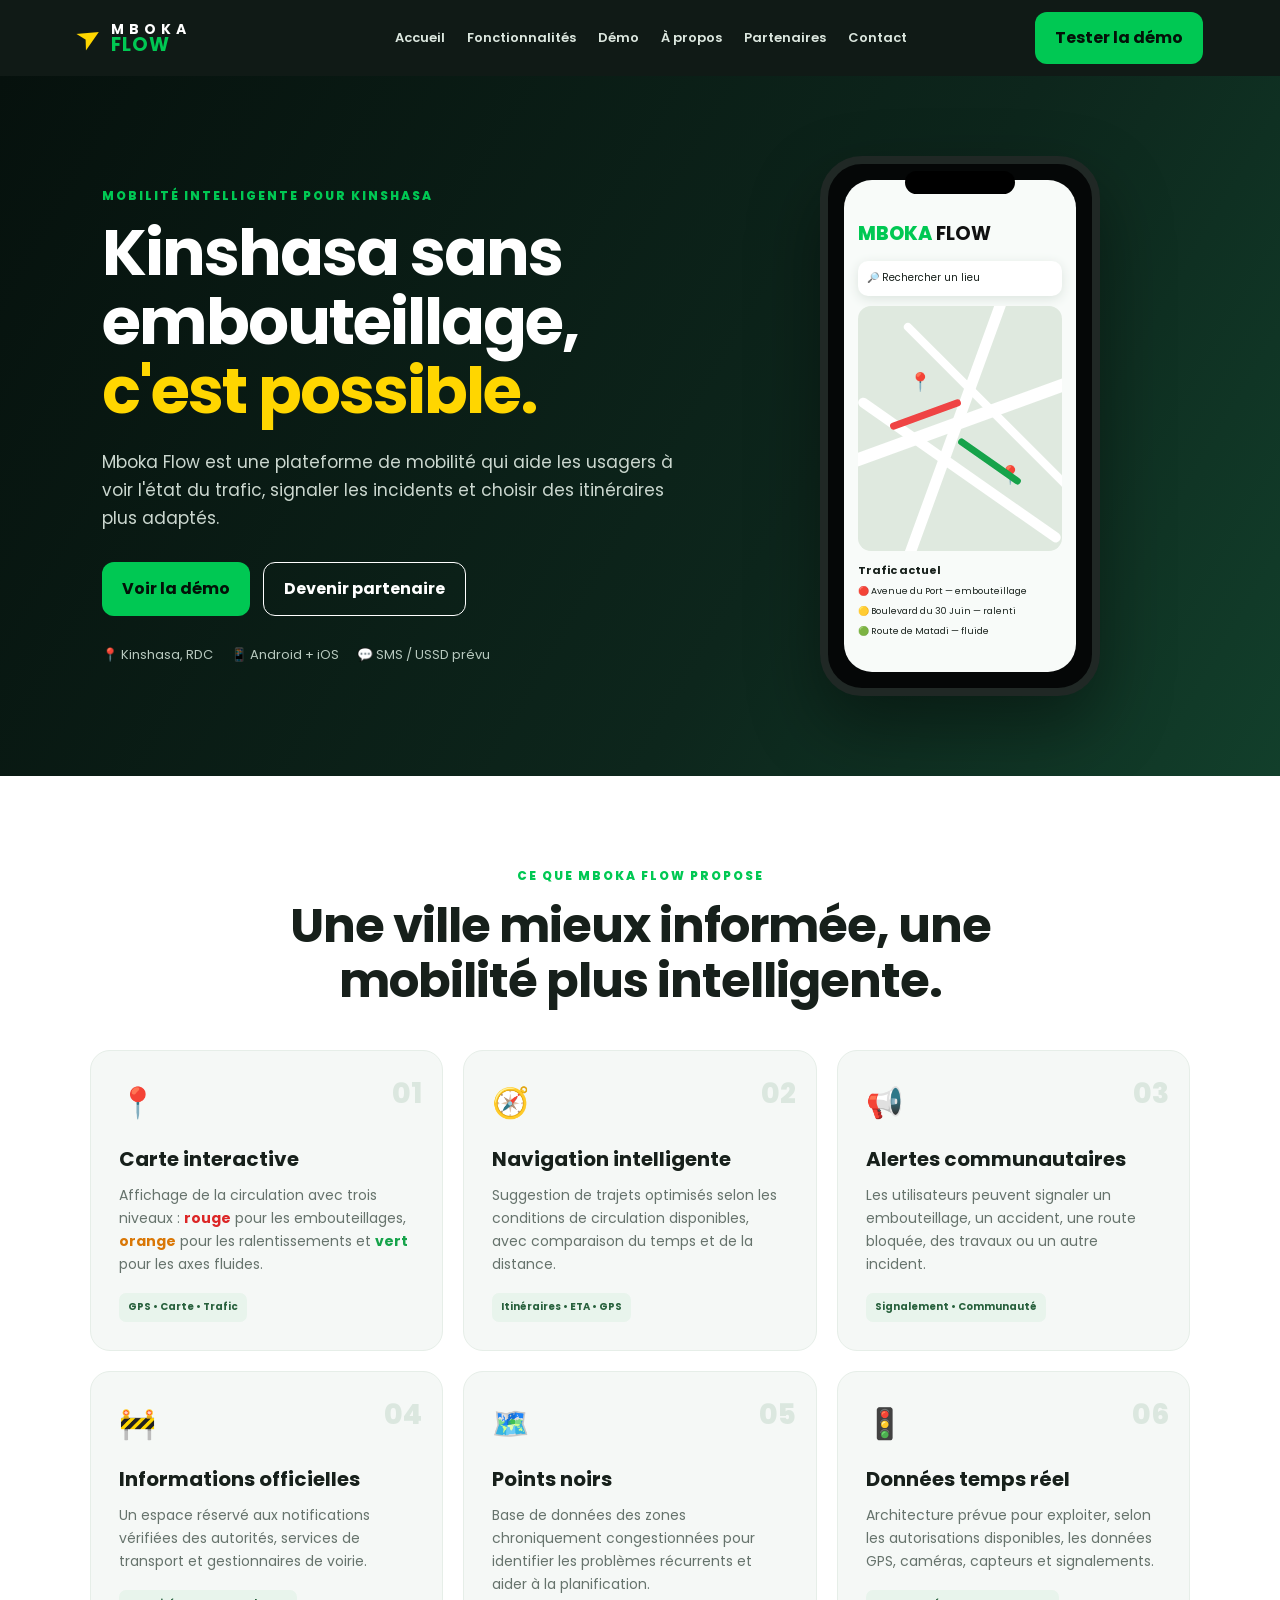
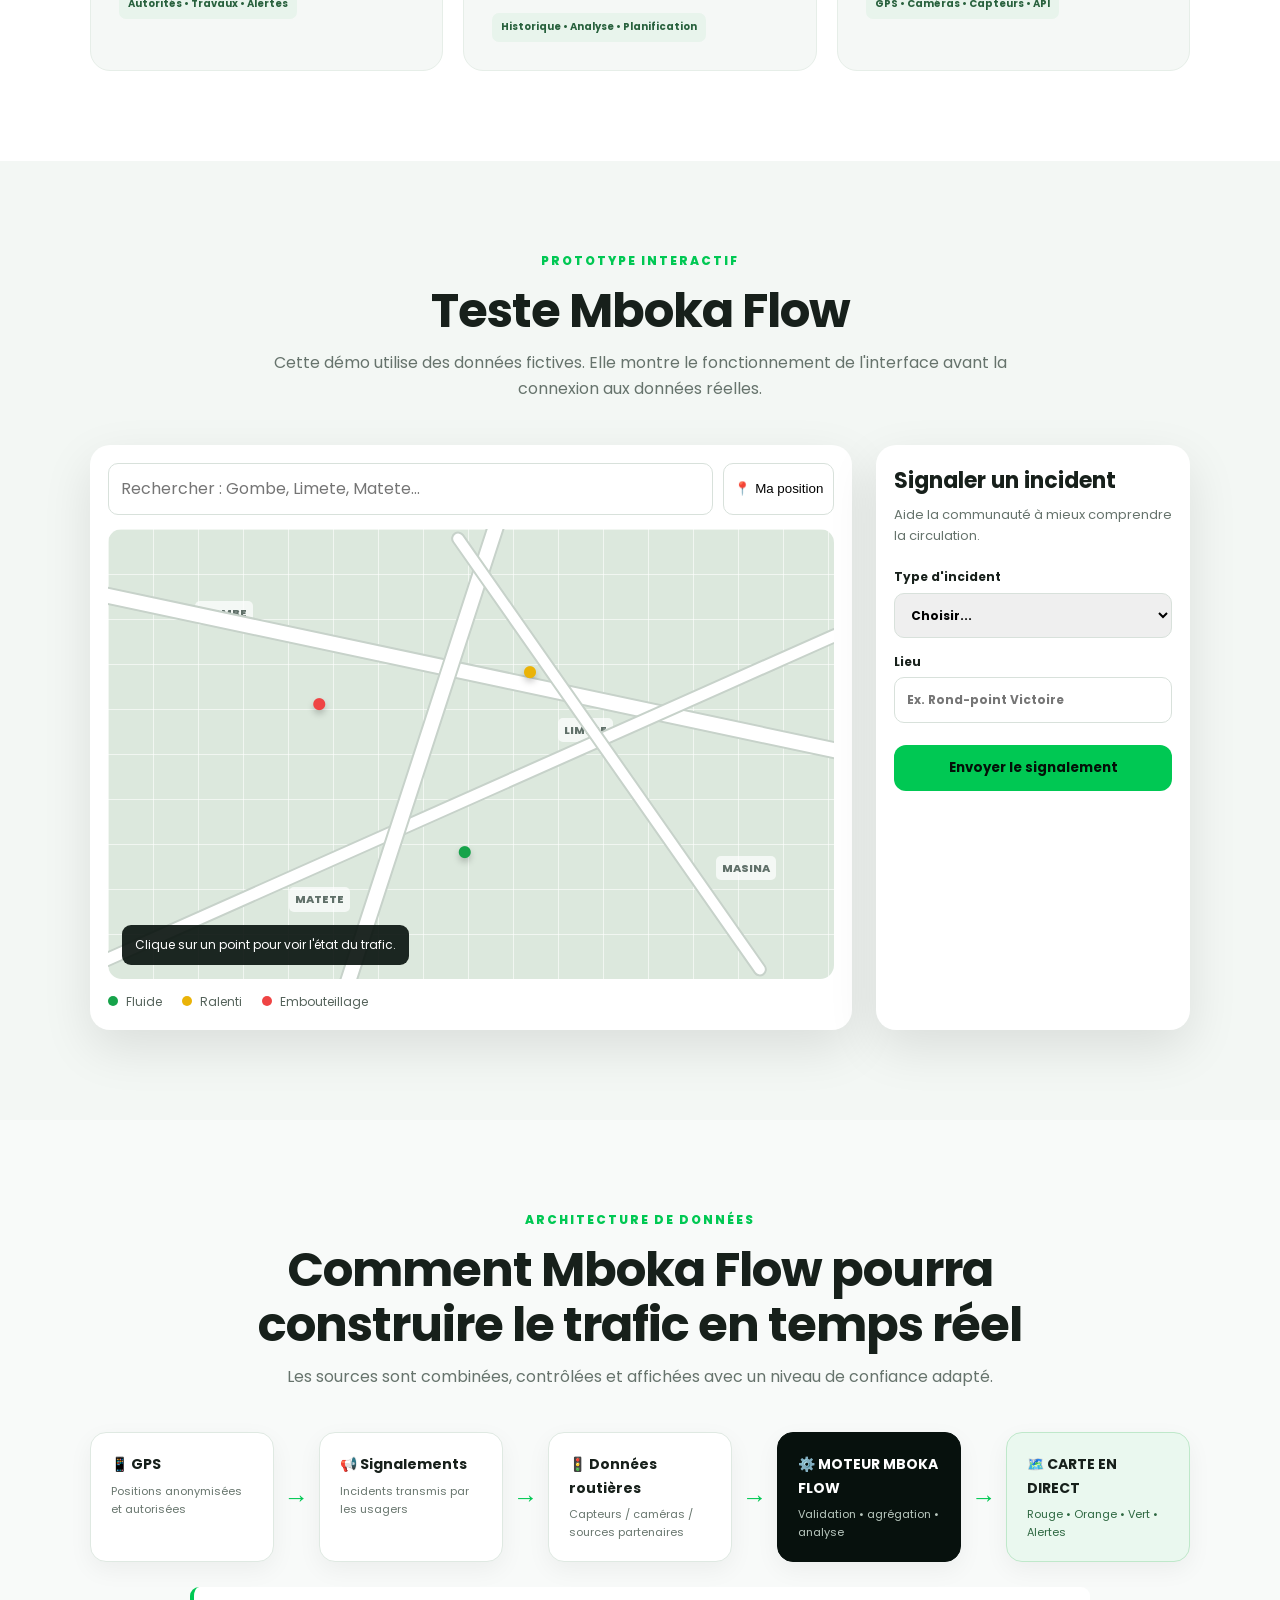
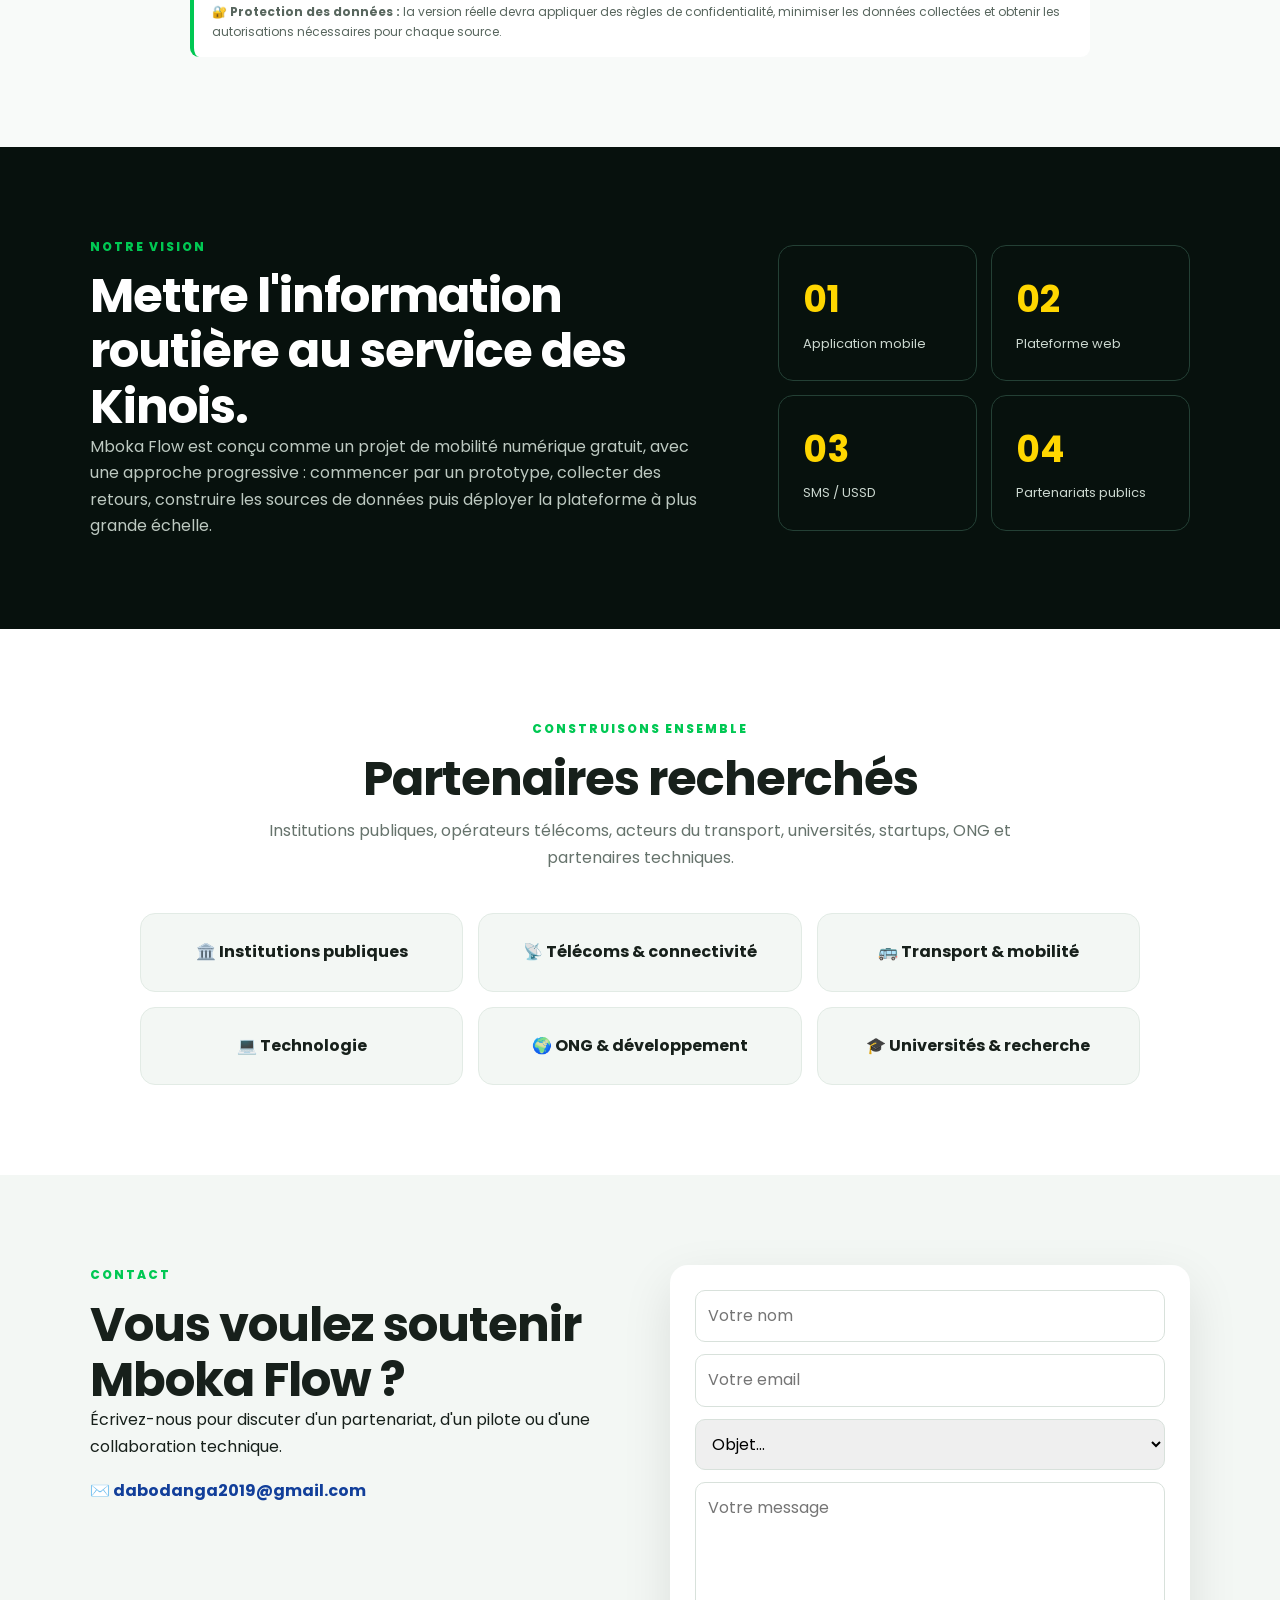
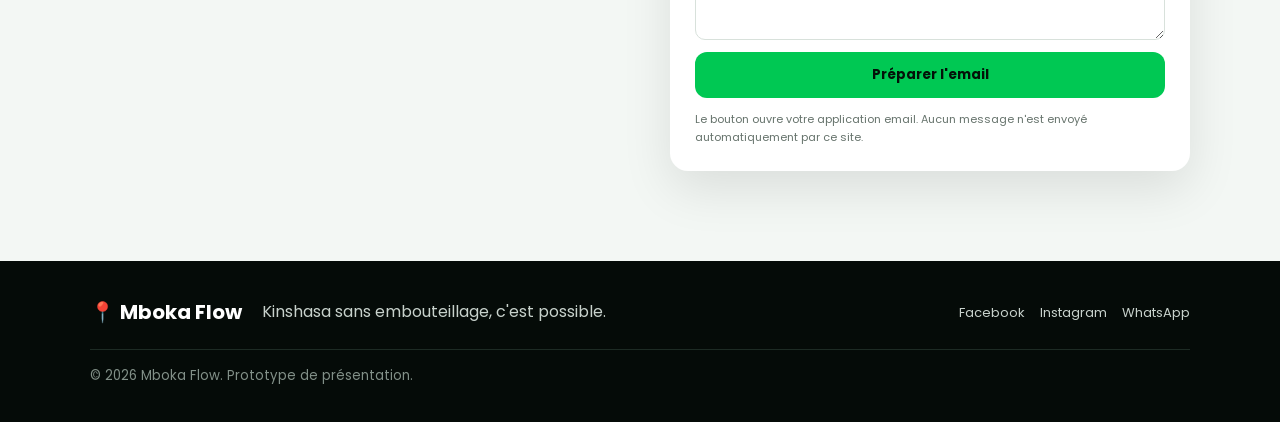
<file: index.html>
<!DOCTYPE html>
<html lang="fr">
<head>
  <meta charset="UTF-8">
  <meta name="viewport" content="width=device-width, initial-scale=1.0">
  <meta name="description" content="Mboka Flow — Kinshasa sans embouteillage, c'est possible. Application gratuite de trafic et mobilité urbaine.">
  <title>Mboka Flow | Kinshasa sans embouteillage, c'est possible</title>
  <link rel="stylesheet" href="styles.css">
</head>
<body>
  <header class="navbar">
    <a class="brand" href="#accueil" aria-label="Mboka Flow">
      <span class="brand-mark">➤</span>
      <span><strong>M B O K A</strong><b>FLOW</b></span>
    </a>
    <button class="menu-btn" aria-label="Ouvrir le menu">☰</button>
    <nav id="nav">
      <a href="#accueil">Accueil</a>
      <a href="#fonctionnalites">Fonctionnalités</a>
      <a href="#demo">Démo</a>
      <a href="#apropos">À propos</a>
      <a href="#partenaires">Partenaires</a>
      <a href="#contact">Contact</a>
    </nav>
    <a class="btn btn-primary nav-cta" href="#demo">Tester la démo</a>
  </header>

  <main>
    <section id="accueil" class="hero">
      <div class="hero-content">
        <p class="eyebrow">MOBILITÉ INTELLIGENTE POUR KINSHASA</p>
        <h1>Kinshasa sans embouteillage,<br><span>c'est possible.</span></h1>
        <p class="hero-text">
          Mboka Flow est une plateforme de mobilité qui aide les usagers à voir
          l'état du trafic, signaler les incidents et choisir des itinéraires
          plus adaptés.
        </p>
        <div class="hero-actions">
          <a class="btn btn-primary" href="#demo">Voir la démo</a>
          <a class="btn btn-outline" href="#partenaires">Devenir partenaire</a>
        </div>
        <div class="trust">
          <span>📍 Kinshasa, RDC</span>
          <span>📱 Android + iOS</span>
          <span>💬 SMS / USSD prévu</span>
        </div>
      </div>

      <div class="phone-wrap">
        <div class="phone">
          <div class="phone-notch"></div>
          <div class="phone-screen">
            <div class="mini-brand">MBOKA <b>FLOW</b></div>
            <div class="mini-search">🔎 Rechercher un lieu</div>
            <div class="mini-map">
              <div class="road r1"></div><div class="road r2"></div>
              <div class="road r3"></div><div class="road r4"></div>
              <span class="pin p1">📍</span><span class="pin p2">📍</span>
              <span class="traffic t-red"></span><span class="traffic t-green"></span>
            </div>
            <div class="mini-status">
              <strong>Trafic actuel</strong>
              <p>🔴 Avenue du Port — embouteillage</p>
              <p>🟡 Boulevard du 30 Juin — ralenti</p>
              <p>🟢 Route de Matadi — fluide</p>
            </div>
          </div>
        </div>
      </div>
    </section>

    <section id="fonctionnalites" class="section">
      <div class="section-head">
        <p class="eyebrow">CE QUE MBOKA FLOW PROPOSE</p>
        <h2>Une ville mieux informée, une mobilité plus intelligente.</h2>
      </div>
      <div class="feature-grid">
        <article class="card feature-card">
          <div class="icon">📍</div><span class="feature-number">01</span>
          <h3>Carte interactive</h3>
          <p>Affichage de la circulation avec trois niveaux : <b class="red-text">rouge</b> pour les embouteillages, <b class="orange-text">orange</b> pour les ralentissements et <b class="green-text">vert</b> pour les axes fluides.</p>
          <div class="feature-tag">GPS • Carte • Trafic</div>
        </article>
        <article class="card feature-card">
          <div class="icon">🧭</div><span class="feature-number">02</span>
          <h3>Navigation intelligente</h3>
          <p>Suggestion de trajets optimisés selon les conditions de circulation disponibles, avec comparaison du temps et de la distance.</p>
          <div class="feature-tag">Itinéraires • ETA • GPS</div>
        </article>
        <article class="card feature-card">
          <div class="icon">📢</div><span class="feature-number">03</span>
          <h3>Alertes communautaires</h3>
          <p>Les utilisateurs peuvent signaler un embouteillage, un accident, une route bloquée, des travaux ou un autre incident.</p>
          <div class="feature-tag">Signalement • Communauté</div>
        </article>
        <article class="card feature-card">
          <div class="icon">🚧</div><span class="feature-number">04</span>
          <h3>Informations officielles</h3>
          <p>Un espace réservé aux notifications vérifiées des autorités, services de transport et gestionnaires de voirie.</p>
          <div class="feature-tag">Autorités • Travaux • Alertes</div>
        </article>
        <article class="card feature-card">
          <div class="icon">🗺️</div><span class="feature-number">05</span>
          <h3>Points noirs</h3>
          <p>Base de données des zones chroniquement congestionnées pour identifier les problèmes récurrents et aider à la planification.</p>
          <div class="feature-tag">Historique • Analyse • Planification</div>
        </article>
        <article class="card feature-card">
          <div class="icon">🚦</div><span class="feature-number">06</span>
          <h3>Données temps réel</h3>
          <p>Architecture prévue pour exploiter, selon les autorisations disponibles, les données GPS, caméras, capteurs et signalements.</p>
          <div class="feature-tag">GPS • Caméras • Capteurs • API</div>
        </article>
      </div>
    </section>

    <section id="demo" class="section demo-section">
      <div class="section-head">
        <p class="eyebrow">PROTOTYPE INTERACTIF</p>
        <h2>Teste Mboka Flow</h2>
        <p>Cette démo utilise des données fictives. Elle montre le fonctionnement de l'interface avant la connexion aux données réelles.</p>
      </div>

      <div class="demo-layout">
        <div class="map-panel">
          <div class="map-toolbar">
            <input id="searchPlace" type="search" placeholder="Rechercher : Gombe, Limete, Matete...">
            <button id="locateBtn" class="small-btn">📍 Ma position</button>
          </div>
          <div id="demoMap" class="demo-map" aria-label="Carte de démonstration">
            <div class="map-label l1">GOMBE</div>
            <div class="map-label l2">LIMETE</div>
            <div class="map-label l3">MATETE</div>
            <div class="map-label l4">MASINA</div>
            <div class="map-road a"></div><div class="map-road b"></div>
            <div class="map-road c"></div><div class="map-road d"></div>
            <button class="map-pin red" data-place="Avenue du Port" style="left:28%;top:35%">●</button>
            <button class="map-pin yellow" data-place="Boulevard du 30 Juin" style="left:57%;top:28%">●</button>
            <button class="map-pin green" data-place="Route de Matadi" style="left:48%;top:68%">●</button>
            <div id="mapMessage" class="map-message">Clique sur un point pour voir l'état du trafic.</div>
          </div>
          <div class="legend">
            <span><i class="dot green"></i> Fluide</span>
            <span><i class="dot yellow"></i> Ralenti</span>
            <span><i class="dot red"></i> Embouteillage</span>
          </div>
        </div>

        <aside class="demo-card">
          <h3>Signaler un incident</h3>
          <p>Aide la communauté à mieux comprendre la circulation.</p>
          <form id="incidentForm">
            <label>Type d'incident
              <select id="incidentType" required>
                <option value="">Choisir...</option>
                <option>Embouteillage</option>
                <option>Accident</option>
                <option>Route bloquée</option>
                <option>Travaux</option>
                <option>Inondation</option>
                <option>Autre</option>
              </select>
            </label>
            <label>Lieu
              <input id="incidentPlace" required placeholder="Ex. Rond-point Victoire">
            </label>
            <button class="btn btn-primary full" type="submit">Envoyer le signalement</button>
          </form>
          <div id="incidentResult" class="result" hidden></div>
        </aside>
      </div>
    </section>

    <section id="architecture" class="section architecture-section">
      <div class="section-head">
        <p class="eyebrow">ARCHITECTURE DE DONNÉES</p>
        <h2>Comment Mboka Flow pourra construire le trafic en temps réel</h2>
        <p>Les sources sont combinées, contrôlées et affichées avec un niveau de confiance adapté.</p>
      </div>
      <div class="data-flow">
        <div class="data-source"><strong>📱 GPS</strong><span>Positions anonymisées et autorisées</span></div>
        <div class="flow-arrow">→</div>
        <div class="data-source"><strong>📢 Signalements</strong><span>Incidents transmis par les usagers</span></div>
        <div class="flow-arrow">→</div>
        <div class="data-source"><strong>🚦 Données routières</strong><span>Capteurs / caméras / sources partenaires</span></div>
        <div class="flow-arrow">→</div>
        <div class="data-core"><strong>⚙️ MOTEUR MBOKA FLOW</strong><span>Validation • agrégation • analyse</span></div>
        <div class="flow-arrow">→</div>
        <div class="data-result"><strong>🗺️ CARTE EN DIRECT</strong><span>Rouge • Orange • Vert • Alertes</span></div>
      </div>
      <div class="privacy-note">🔐 <strong>Protection des données :</strong> la version réelle devra appliquer des règles de confidentialité, minimiser les données collectées et obtenir les autorisations nécessaires pour chaque source.</div>
    </section>

    <section id="apropos" class="section dark-section">
      <div class="about-grid">
        <div>
          <p class="eyebrow">NOTRE VISION</p>
          <h2>Mettre l'information routière au service des Kinois.</h2>
          <p>
            Mboka Flow est conçu comme un projet de mobilité numérique gratuit,
            avec une approche progressive : commencer par un prototype,
            collecter des retours, construire les sources de données puis
            déployer la plateforme à plus grande échelle.
          </p>
        </div>
        <div class="stats">
          <div><strong>01</strong><span>Application mobile</span></div>
          <div><strong>02</strong><span>Plateforme web</span></div>
          <div><strong>03</strong><span>SMS / USSD</span></div>
          <div><strong>04</strong><span>Partenariats publics</span></div>
        </div>
      </div>
    </section>

    <section id="partenaires" class="section">
      <div class="section-head">
        <p class="eyebrow">CONSTRUISONS ENSEMBLE</p>
        <h2>Partenaires recherchés</h2>
        <p>Institutions publiques, opérateurs télécoms, acteurs du transport, universités, startups, ONG et partenaires techniques.</p>
      </div>
      <div class="partner-grid">
        <div class="partner">🏛️ Institutions publiques</div>
        <div class="partner">📡 Télécoms & connectivité</div>
        <div class="partner">🚌 Transport & mobilité</div>
        <div class="partner">💻 Technologie</div>
        <div class="partner">🌍 ONG & développement</div>
        <div class="partner">🎓 Universités & recherche</div>
      </div>
    </section>

    <section id="contact" class="section contact-section">
      <div>
        <p class="eyebrow">CONTACT</p>
        <h2>Vous voulez soutenir Mboka Flow ?</h2>
        <p>Écrivez-nous pour discuter d'un partenariat, d'un pilote ou d'une collaboration technique.</p>
        <p class="email">✉️ dabodanga2019@gmail.com</p>
      </div>
      <form id="contactForm" class="contact-form">
        <input name="name" required placeholder="Votre nom">
        <input name="email" type="email" required placeholder="Votre email">
        <select name="subject" required>
          <option value="">Objet...</option>
          <option>Partenariat</option>
          <option>Financement</option>
          <option>Développement technique</option>
          <option>Média / communication</option>
          <option>Autre</option>
        </select>
        <textarea name="message" rows="5" required placeholder="Votre message"></textarea>
        <button class="btn btn-primary" type="submit">Préparer l'email</button>
        <small>Le bouton ouvre votre application email. Aucun message n'est envoyé automatiquement par ce site.</small>
      </form>
    </section>
  </main>

  <footer>
    <div class="footer-brand">📍 <strong>Mboka Flow</strong></div>
    <p>Kinshasa sans embouteillage, c'est possible.</p>
    <div class="socials">
      <span aria-label="Facebook">Facebook</span>
      <span aria-label="Instagram">Instagram</span>
      <span aria-label="WhatsApp">WhatsApp</span>
    </div>
    <small>© <span id="year"></span> Mboka Flow. Prototype de présentation.</small>
  </footer>

  <script src="script.js"></script>
</body>
</html>
</file>
<file: styles.css>
@import url('https://fonts.googleapis.com/css2?family=Poppins:wght@400;500;600;700;800&display=swap');

:root{
  --green:#00c853; --yellow:#ffd600; --blue:#123f9a; --dark:#07110d;
  --text:#17201b; --muted:#66736c; --light:#f5f8f6; --white:#fff;
  --radius:20px; --shadow:0 18px 50px rgba(0,0,0,.10);
}
*{box-sizing:border-box;margin:0;padding:0}
html{scroll-behavior:smooth}
body{font-family:Poppins,Arial,sans-serif;color:var(--text);background:var(--white);line-height:1.65}
a{text-decoration:none;color:inherit}
.navbar{height:76px;display:flex;align-items:center;gap:28px;padding:0 6%;position:sticky;top:0;z-index:50;background:rgba(7,17,13,.96);color:#fff}
.brand{display:flex;align-items:center;gap:9px;min-width:190px}
.brand-mark{font-size:30px;color:var(--yellow);transform:rotate(-30deg)}
.brand span:last-child{display:flex;flex-direction:column;line-height:.9;font-size:14px;letter-spacing:1px}
.brand b{color:var(--green);font-size:19px}
nav{display:flex;gap:22px;flex:1;justify-content:center}
nav a{font-size:13px;font-weight:600;color:#dce7df}
nav a:hover{color:var(--green)}
.btn{display:inline-flex;align-items:center;justify-content:center;border:0;border-radius:12px;padding:13px 20px;font-weight:700;cursor:pointer;font-family:inherit}
.btn-primary{background:var(--green);color:#031108}
.btn-primary:hover{filter:brightness(.93)}
.btn-outline{border:1px solid #fff;color:#fff;background:transparent}
.btn-outline:hover{background:#fff;color:var(--dark)}
.nav-cta{white-space:nowrap}
.menu-btn{display:none;background:none;border:0;color:#fff;font-size:28px}
.hero{min-height:650px;padding:80px 8%;display:grid;grid-template-columns:1.15fr .85fr;align-items:center;gap:50px;background:linear-gradient(120deg,#06110d 0%,#0d261c 62%,#123f2b 100%);color:#fff;overflow:hidden}
.eyebrow{font-size:12px;font-weight:800;letter-spacing:2px;color:var(--green);margin-bottom:12px}
.hero h1{font-size:clamp(40px,5vw,70px);line-height:1.08;letter-spacing:-2px}
.hero h1 span{color:var(--yellow)}
.hero-text{max-width:670px;color:#cbd7cf;margin:22px 0 30px;font-size:17px}
.hero-actions{display:flex;gap:13px;flex-wrap:wrap}
.trust{display:flex;gap:18px;flex-wrap:wrap;margin-top:28px;color:#b8c9bf;font-size:13px}
.phone-wrap{display:flex;justify-content:center}
.phone{width:280px;height:540px;background:#050707;border:8px solid #202825;border-radius:42px;box-shadow:0 30px 70px rgba(0,0,0,.4);padding:16px;position:relative}
.phone-notch{position:absolute;top:7px;left:50%;transform:translateX(-50%);width:110px;height:23px;border-radius:20px;background:#000;z-index:2}
.phone-screen{background:#f8fbf9;height:100%;border-radius:28px;padding:38px 14px 15px;color:#17201b;overflow:hidden}
.mini-brand{font-weight:800;color:var(--green);font-size:19px;margin-bottom:12px}
.mini-brand b{color:#111}
.mini-search{background:#fff;padding:9px;border-radius:10px;font-size:10px;box-shadow:0 3px 12px #dbe4de}
.mini-map,.demo-map{position:relative;background:#dfe9df;overflow:hidden}
.mini-map{height:245px;margin-top:10px;border-radius:13px}
.road{position:absolute;background:#fff;border-radius:10px}
.r1{width:140%;height:13px;left:-20%;top:45%;transform:rotate(-20deg)}
.r2{width:120%;height:10px;left:-10%;top:65%;transform:rotate(35deg)}
.r3{width:11px;height:130%;left:45%;top:-15%;transform:rotate(20deg)}
.r4{width:8px;height:120%;left:72%;top:-10%;transform:rotate(-45deg)}
.pin{position:absolute;font-size:18px}.p1{left:25%;top:25%}.p2{right:20%;bottom:25%}
.traffic{position:absolute;height:7px;border-radius:8px;width:75px}.t-red{background:#ef4444;top:43%;left:15%;transform:rotate(-20deg)}.t-green{background:#16a34a;top:62%;left:46%;transform:rotate(35deg)}
.mini-status{font-size:9px;padding-top:10px}.mini-status strong{font-size:11px}.mini-status p{margin-top:5px}
.section{padding:90px 7%}.section-head{max-width:800px;margin:0 auto 42px;text-align:center}.section h2{font-size:clamp(30px,4vw,48px);line-height:1.15;letter-spacing:-1px}.section-head>p:last-child{color:var(--muted);margin-top:12px}
.feature-grid{display:grid;grid-template-columns:repeat(3,1fr);gap:20px;max-width:1200px;margin:auto}
.card{padding:28px;background:var(--light);border:1px solid #e6eee8;border-radius:var(--radius);transition:.2s}.card:hover{transform:translateY(-4px);box-shadow:var(--shadow)}
.icon{font-size:30px;margin-bottom:14px}.card h3{font-size:20px;margin-bottom:8px}.card p{color:var(--muted);font-size:14px}
.demo-section{background:#f3f7f4}
.demo-layout{max-width:1250px;margin:auto;display:grid;grid-template-columns:1.7fr .7fr;gap:24px}
.map-panel,.demo-card{background:#fff;border-radius:var(--radius);box-shadow:var(--shadow);padding:18px}
.map-toolbar{display:flex;gap:10px;margin-bottom:14px}.map-toolbar input,.contact-form input,.contact-form select,.contact-form textarea,.demo-card input,.demo-card select{width:100%;border:1px solid #d8e1db;border-radius:10px;padding:12px;font:inherit;outline:none}.map-toolbar input:focus,.contact-form input:focus,.contact-form textarea:focus{border-color:var(--green)}
.small-btn{border:1px solid #d8e1db;background:#fff;border-radius:10px;padding:10px;white-space:nowrap;cursor:pointer}
.demo-map{height:450px;border-radius:14px;background-color:#dce8dd;background-image:linear-gradient(90deg,rgba(255,255,255,.6) 1px,transparent 1px),linear-gradient(rgba(255,255,255,.6) 1px,transparent 1px);background-size:45px 45px}
.map-road{position:absolute;background:#fff;border:2px solid #c7d2ca;border-radius:10px}.map-road.a{height:18px;width:120%;left:-10%;top:30%;transform:rotate(12deg)}.map-road.b{height:15px;width:120%;left:-10%;top:58%;transform:rotate(-24deg)}.map-road.c{width:18px;height:120%;top:-10%;left:42%;transform:rotate(18deg)}.map-road.d{width:14px;height:120%;top:-10%;left:68%;transform:rotate(-35deg)}
.map-label{position:absolute;font-size:11px;font-weight:800;color:#607069;background:rgba(255,255,255,.7);padding:3px 6px;border-radius:5px}.l1{left:12%;top:16%}.l2{left:62%;top:42%}.l3{left:25%;bottom:15%}.l4{right:8%;bottom:22%}
.map-pin{position:absolute;border:0;background:none;font-size:28px;cursor:pointer;filter:drop-shadow(0 4px 3px rgba(0,0,0,.2))}.map-pin.red{color:#ef4444}.map-pin.yellow{color:#eab308}.map-pin.green{color:#16a34a}.map-message{position:absolute;bottom:14px;left:14px;background:rgba(7,17,13,.9);color:#fff;padding:10px 13px;border-radius:9px;font-size:12px}
.legend{display:flex;gap:20px;padding-top:13px;font-size:12px;color:#55635b}.dot{display:inline-block;width:10px;height:10px;border-radius:50%;margin-right:5px}.dot.green{background:#16a34a}.dot.yellow{background:#eab308}.dot.red{background:#ef4444}
.demo-card h3{font-size:22px}.demo-card>p{font-size:13px;color:var(--muted);margin:5px 0 20px}.demo-card label{display:block;font-size:12px;font-weight:700;margin:14px 0}.demo-card select,.demo-card input{margin-top:6px}.full{width:100%;margin-top:8px}.result{margin-top:15px;padding:12px;border-radius:10px;background:#e8f8ee;color:#12632f;font-size:13px}
.dark-section{background:var(--dark);color:#fff}.about-grid{max-width:1100px;margin:auto;display:grid;grid-template-columns:1.2fr .8fr;gap:70px;align-items:center}.dark-section p:not(.eyebrow){color:#bdc9c1}.stats{display:grid;grid-template-columns:1fr 1fr;gap:14px}.stats div{border:1px solid #244035;padding:24px;border-radius:15px}.stats strong{display:block;font-size:36px;color:var(--yellow)}.stats span{font-size:13px;color:#cbd7cf}
.partner-grid{max-width:1000px;margin:auto;display:grid;grid-template-columns:repeat(3,1fr);gap:15px}.partner{padding:25px;border-radius:15px;background:#f3f7f4;border:1px solid #e2ebe5;font-weight:700;text-align:center}
.contact-section{background:#f3f7f4;display:grid;grid-template-columns:1fr 1fr;gap:60px;align-items:start}.email{font-weight:700;color:var(--blue);margin-top:18px}.contact-form{background:#fff;padding:25px;border-radius:18px;box-shadow:var(--shadow);display:grid;gap:12px}.contact-form small{font-size:11px;color:var(--muted)}
footer{background:#050b08;color:#c8d2cc;padding:35px 7%;display:flex;align-items:center;gap:20px;flex-wrap:wrap}.footer-brand{font-size:20px;color:#fff}.footer-brand:first-letter{color:var(--yellow)}footer p{flex:1}.socials{display:flex;gap:15px}.socials a:hover{color:var(--green)}footer small{width:100%;border-top:1px solid #1d2b24;padding-top:15px;color:#829088}
@media(max-width:900px){.navbar{padding:0 5%}.nav-cta{display:none}.menu-btn{display:block;margin-left:auto}nav{display:none;position:absolute;top:76px;left:0;right:0;background:#07110d;padding:20px;flex-direction:column;align-items:center}nav.open{display:flex}.hero{grid-template-columns:1fr;text-align:center;padding-top:60px}.hero-text{margin-left:auto;margin-right:auto}.hero-actions,.trust{justify-content:center}.feature-grid,.partner-grid{grid-template-columns:1fr 1fr}.demo-layout,.contact-section,.about-grid{grid-template-columns:1fr}}
@media(max-width:600px){.navbar{height:68px}.brand{min-width:150px}.brand b{font-size:16px}.brand span:last-child strong{font-size:11px}.hero{padding:55px 5%}.hero h1{font-size:42px}.phone{width:245px;height:470px}.section{padding:65px 5%}.feature-grid,.partner-grid{grid-template-columns:1fr}.demo-map{height:350px}.map-toolbar{flex-direction:column}.contact-section{gap:30px}.stats{grid-template-columns:1fr 1fr}}

.feature-card{position:relative;overflow:hidden}
.feature-number{position:absolute;right:20px;top:20px;font-weight:800;color:#dbe7df;font-size:28px}
.feature-tag{display:inline-block;margin-top:17px;padding:6px 9px;border-radius:7px;background:#e8f4ec;color:#28613d;font-size:10px;font-weight:700}
.red-text{color:#dc2626}.orange-text{color:#d97706}.green-text{color:#16a34a}
.architecture-section{background:#f8faf9}
.data-flow{max-width:1200px;margin:auto;display:flex;align-items:stretch;gap:10px;flex-wrap:wrap;justify-content:center}
.data-source,.data-core,.data-result{min-width:165px;flex:1;padding:20px;border-radius:16px;background:#fff;border:1px solid #dfe9e2;box-shadow:0 8px 25px rgba(0,0,0,.05)}
.data-core{background:#07110d;color:#fff;border-color:#07110d}.data-result{background:#eaf8ef;border-color:#bfe8ca}
.data-source strong,.data-core strong,.data-result strong{display:block;font-size:14px;margin-bottom:5px}
.data-source span,.data-core span,.data-result span{display:block;font-size:11px;color:#68766e}
.data-core span{color:#b9c8bf}.data-result span{color:#2d6740}
.flow-arrow{display:flex;align-items:center;font-size:25px;font-weight:800;color:var(--green)}
.privacy-note{max-width:900px;margin:25px auto 0;padding:15px 18px;background:#fff;border-left:4px solid var(--green);border-radius:9px;font-size:12px;color:#58665e}
@media(max-width:900px){.data-flow{display:grid;grid-template-columns:1fr}.flow-arrow{justify-content:center;transform:rotate(90deg);height:15px}}
.socials span{color:#c8d2cc;font-size:13px}
</file>
